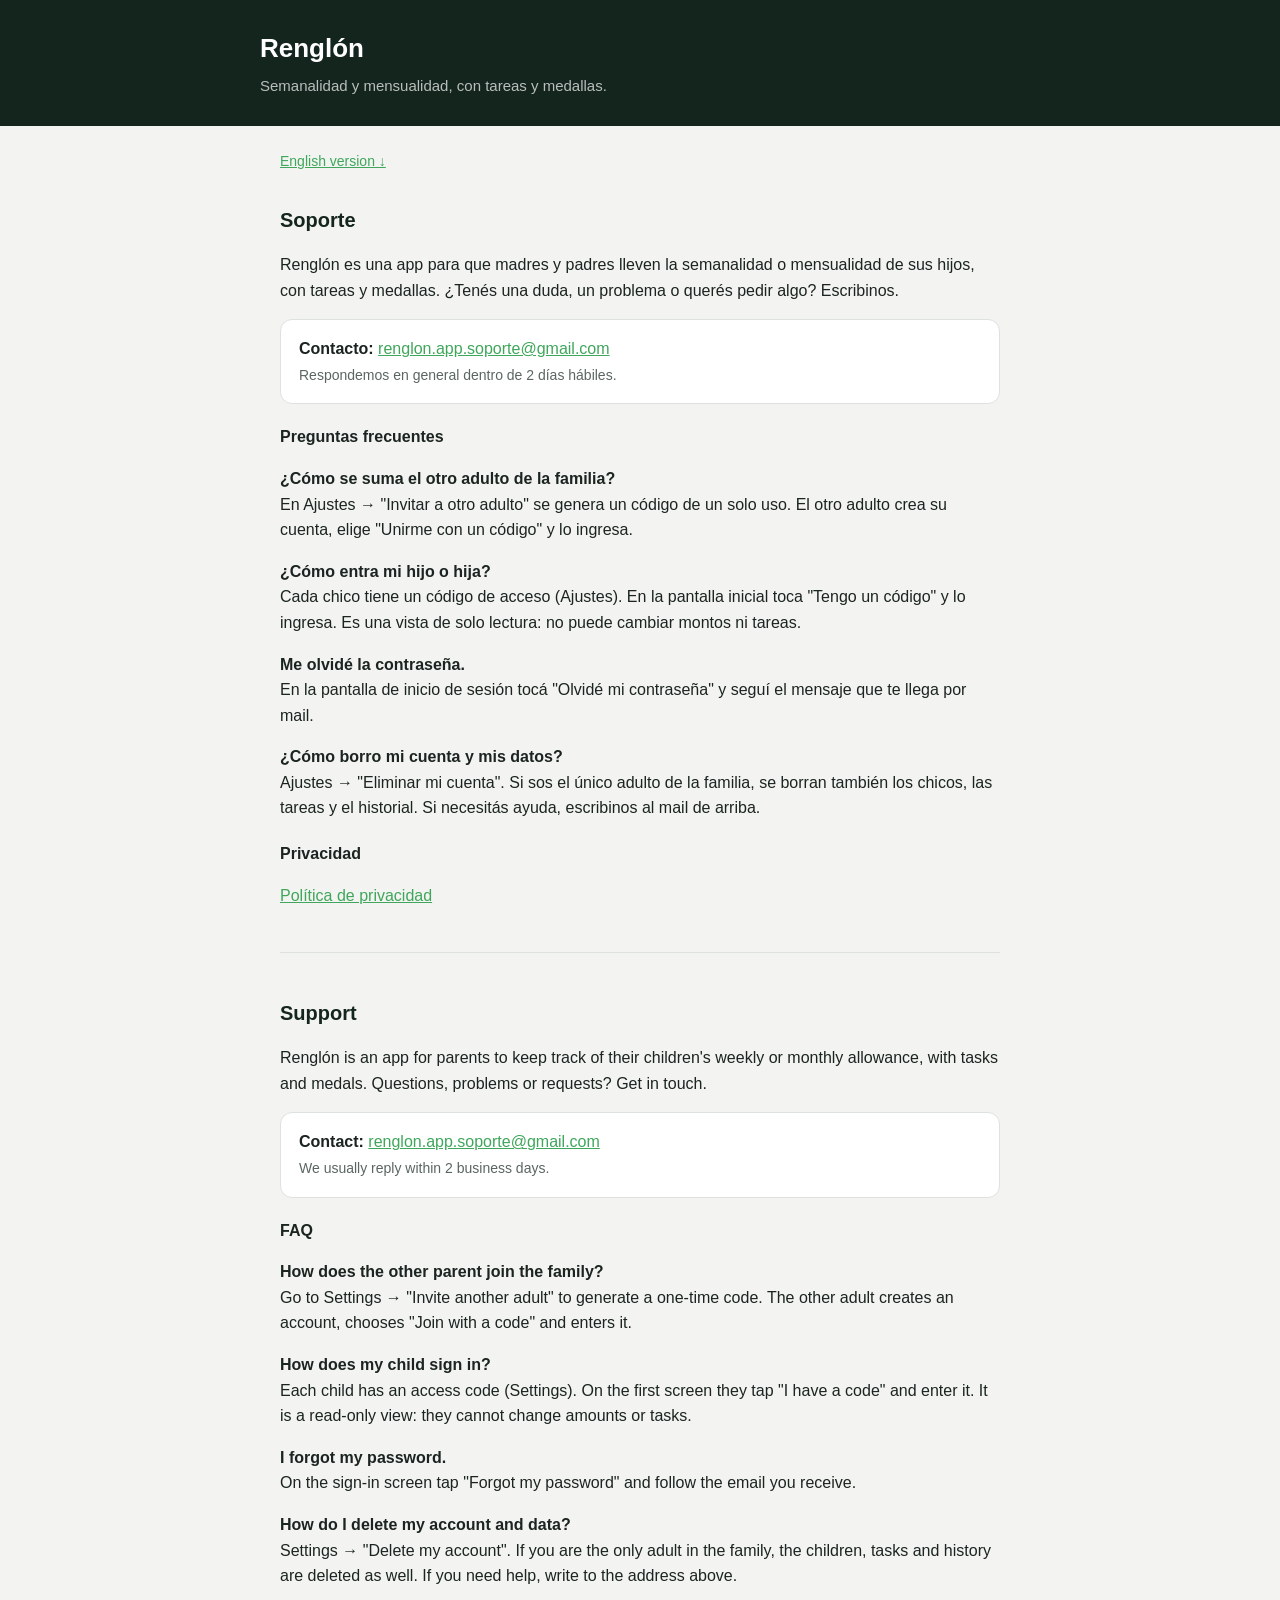
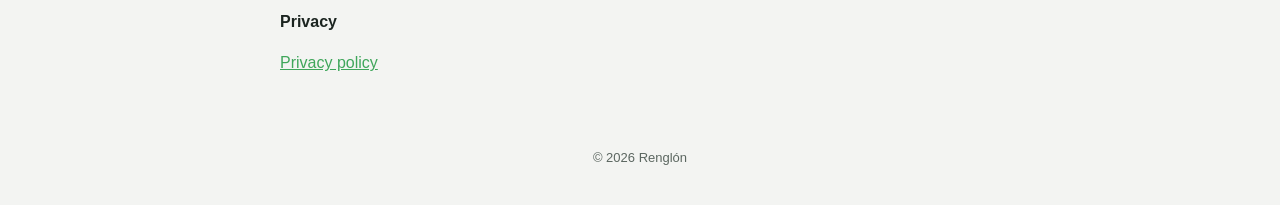
<file: index.html>
<!doctype html>
<html lang="es">
<head>
<meta charset="utf-8">
<meta name="viewport" content="width=device-width, initial-scale=1">
<title>Renglón – Soporte / Support</title>
<link rel="stylesheet" href="style.css">
</head>
<body>
<header><div class="in"><h1>Renglón</h1><p>Semanalidad y mensualidad, con tareas y medallas.</p></div></header>
<main>

<p class="lang"><a href="#en">English version ↓</a></p>

<h2 id="es">Soporte</h2>
<p>Renglón es una app para que madres y padres lleven la semanalidad o mensualidad de sus hijos, con tareas y medallas. ¿Tenés una duda, un problema o querés pedir algo? Escribinos.</p>
<div class="card">
  <strong>Contacto:</strong> <a href="mailto:renglon.app.soporte@gmail.com">renglon.app.soporte@gmail.com</a><br>
  <span class="meta">Respondemos en general dentro de 2 días hábiles.</span>
</div>

<h3>Preguntas frecuentes</h3>
<p><strong>¿Cómo se suma el otro adulto de la familia?</strong><br>En Ajustes → "Invitar a otro adulto" se genera un código de un solo uso. El otro adulto crea su cuenta, elige "Unirme con un código" y lo ingresa.</p>
<p><strong>¿Cómo entra mi hijo o hija?</strong><br>Cada chico tiene un código de acceso (Ajustes). En la pantalla inicial toca "Tengo un código" y lo ingresa. Es una vista de solo lectura: no puede cambiar montos ni tareas.</p>
<p><strong>Me olvidé la contraseña.</strong><br>En la pantalla de inicio de sesión tocá "Olvidé mi contraseña" y seguí el mensaje que te llega por mail.</p>
<p><strong>¿Cómo borro mi cuenta y mis datos?</strong><br>Ajustes → "Eliminar mi cuenta". Si sos el único adulto de la familia, se borran también los chicos, las tareas y el historial. Si necesitás ayuda, escribinos al mail de arriba.</p>

<h3>Privacidad</h3>
<p><a href="privacidad.html">Política de privacidad</a></p>

<hr>

<h2 id="en">Support</h2>
<p>Renglón is an app for parents to keep track of their children's weekly or monthly allowance, with tasks and medals. Questions, problems or requests? Get in touch.</p>
<div class="card">
  <strong>Contact:</strong> <a href="mailto:renglon.app.soporte@gmail.com">renglon.app.soporte@gmail.com</a><br>
  <span class="meta">We usually reply within 2 business days.</span>
</div>

<h3>FAQ</h3>
<p><strong>How does the other parent join the family?</strong><br>Go to Settings → "Invite another adult" to generate a one-time code. The other adult creates an account, chooses "Join with a code" and enters it.</p>
<p><strong>How does my child sign in?</strong><br>Each child has an access code (Settings). On the first screen they tap "I have a code" and enter it. It is a read-only view: they cannot change amounts or tasks.</p>
<p><strong>I forgot my password.</strong><br>On the sign-in screen tap "Forgot my password" and follow the email you receive.</p>
<p><strong>How do I delete my account and data?</strong><br>Settings → "Delete my account". If you are the only adult in the family, the children, tasks and history are deleted as well. If you need help, write to the address above.</p>

<h3>Privacy</h3>
<p><a href="privacidad.html#en">Privacy policy</a></p>

</main>
<footer>© 2026 Renglón</footer>
</body>
</html>
</file>
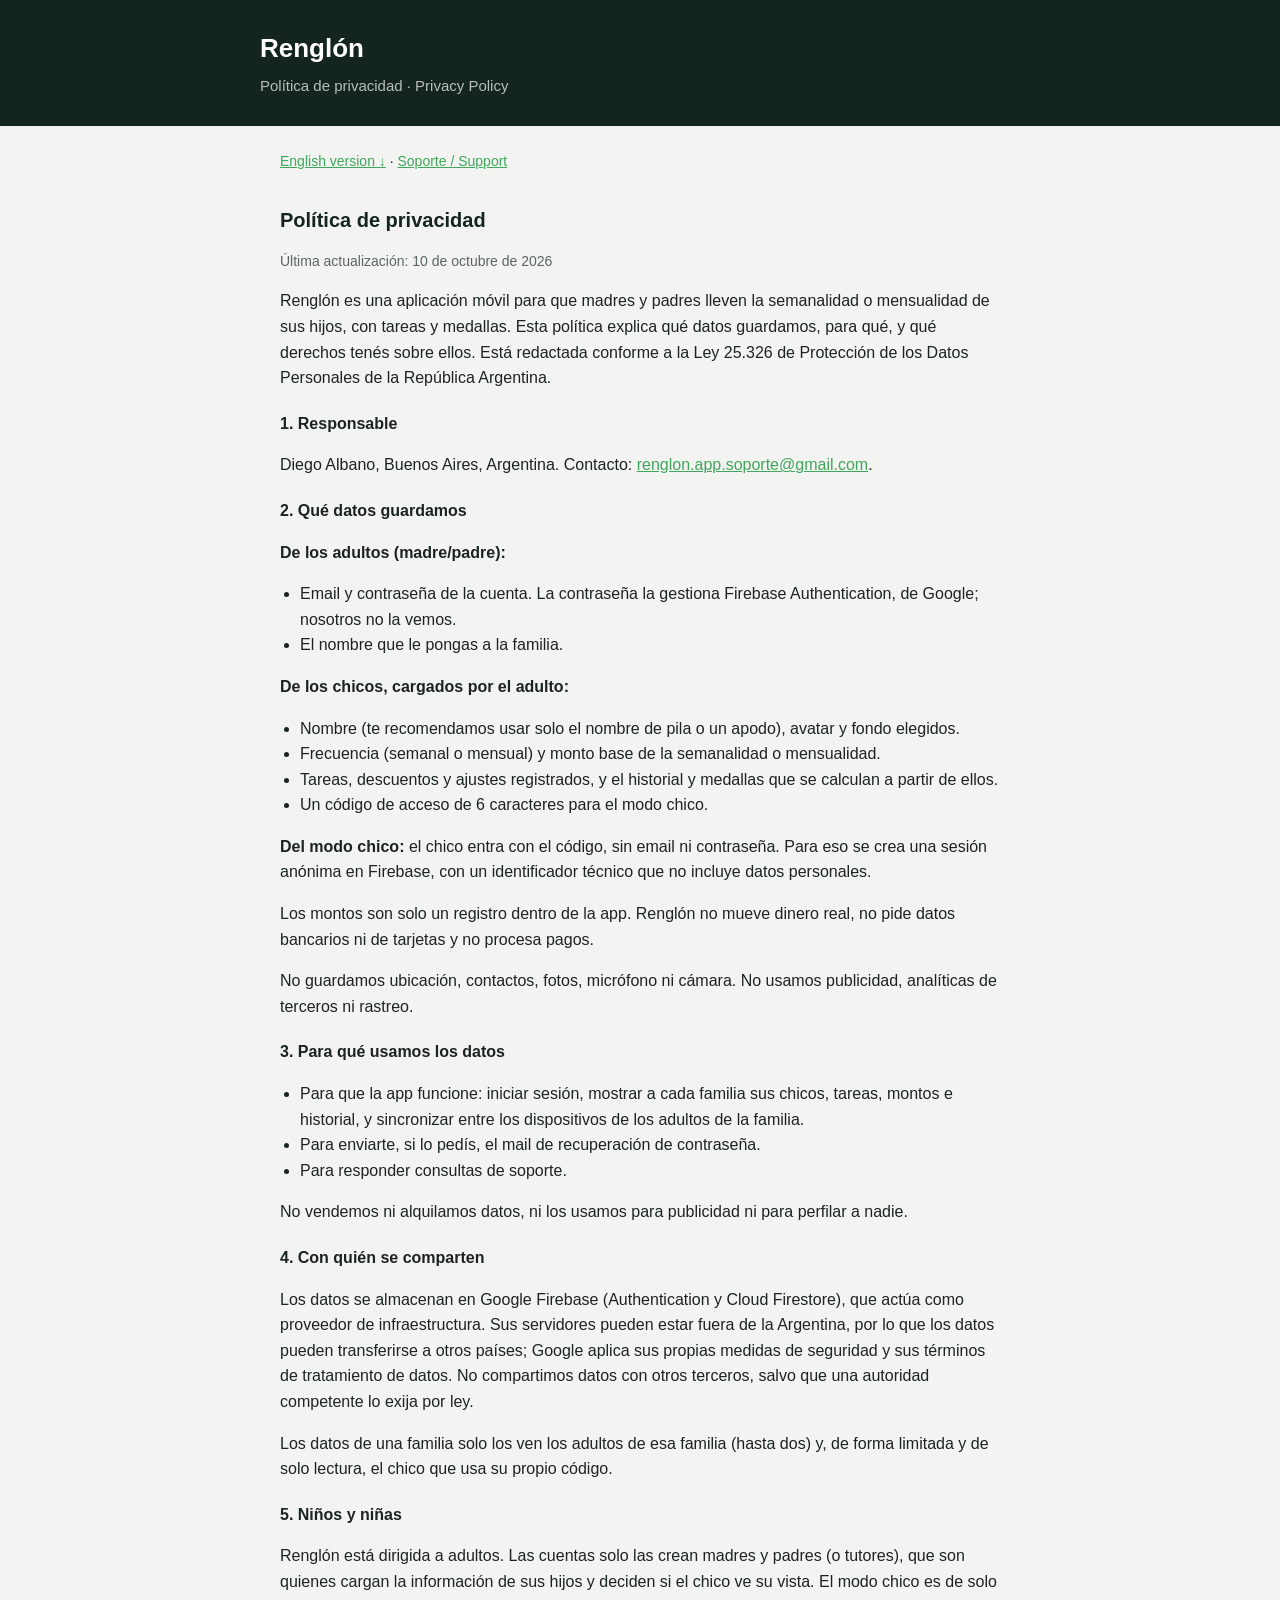
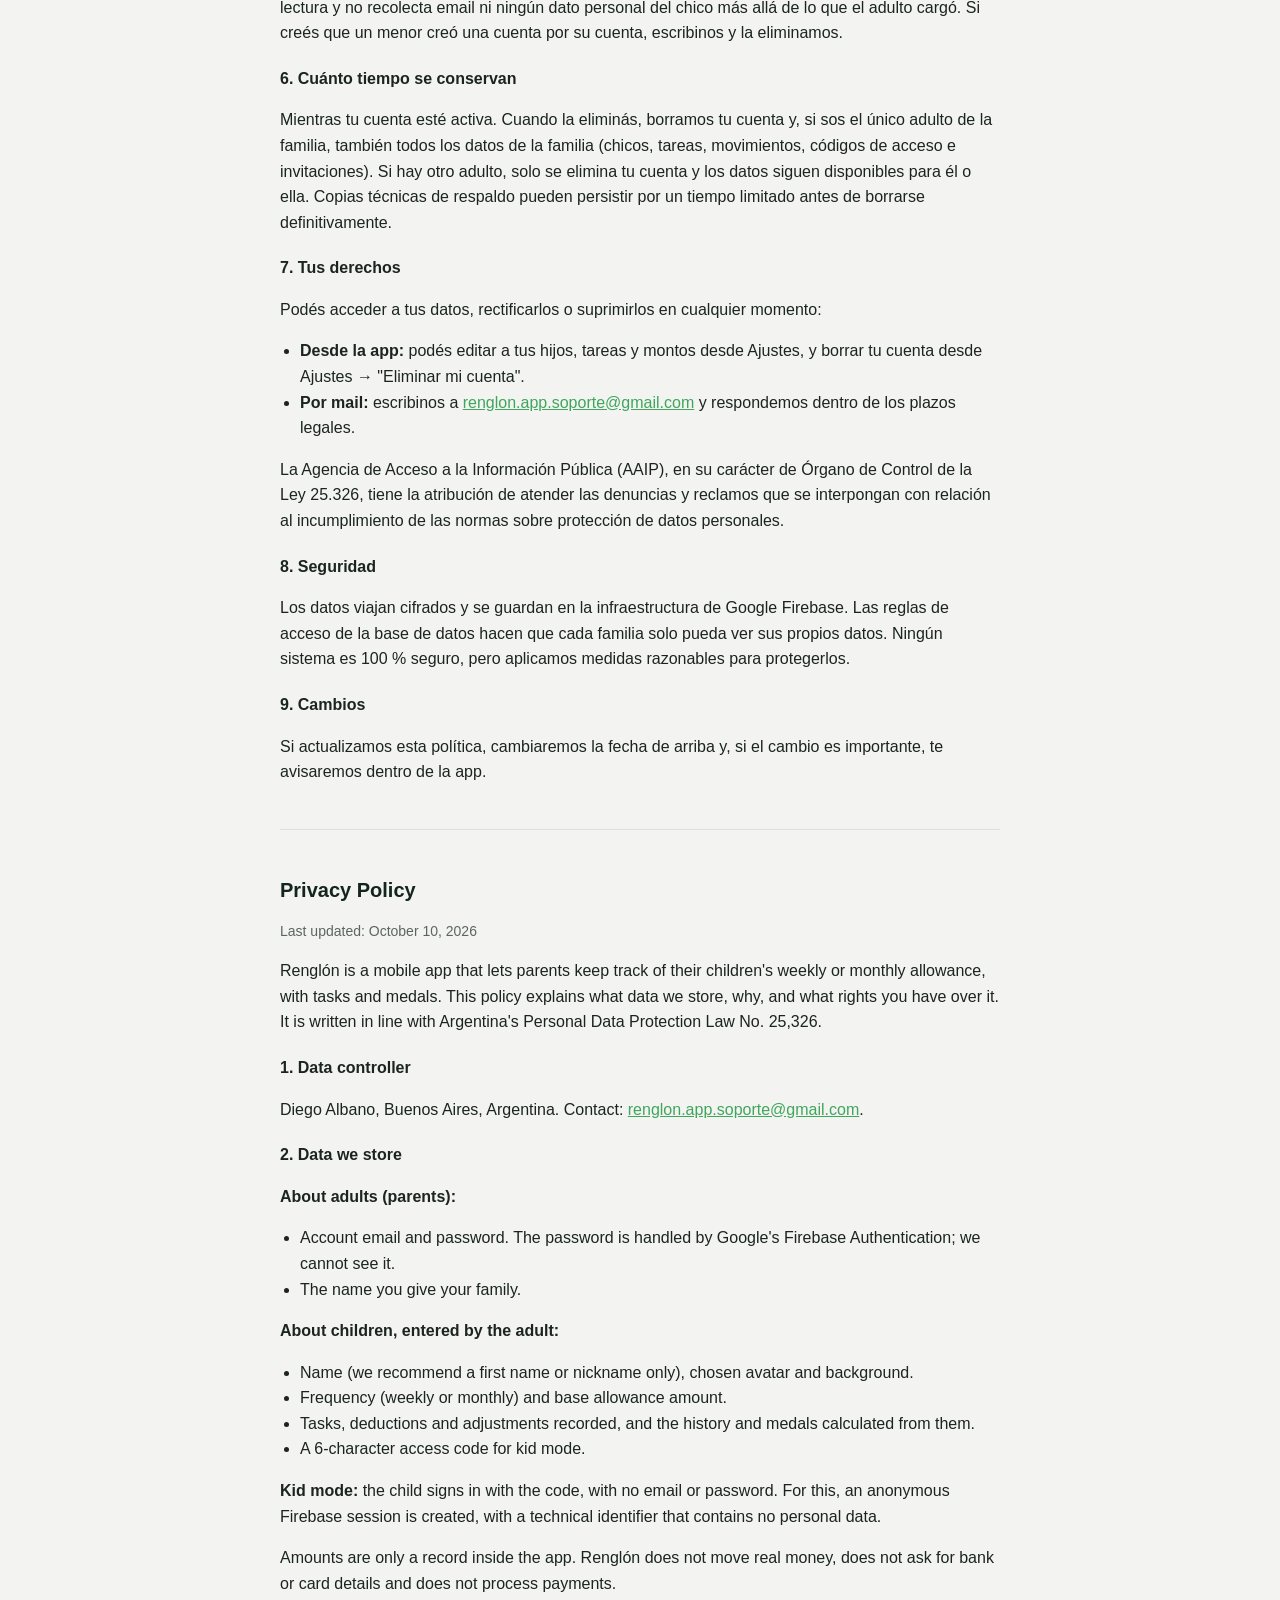
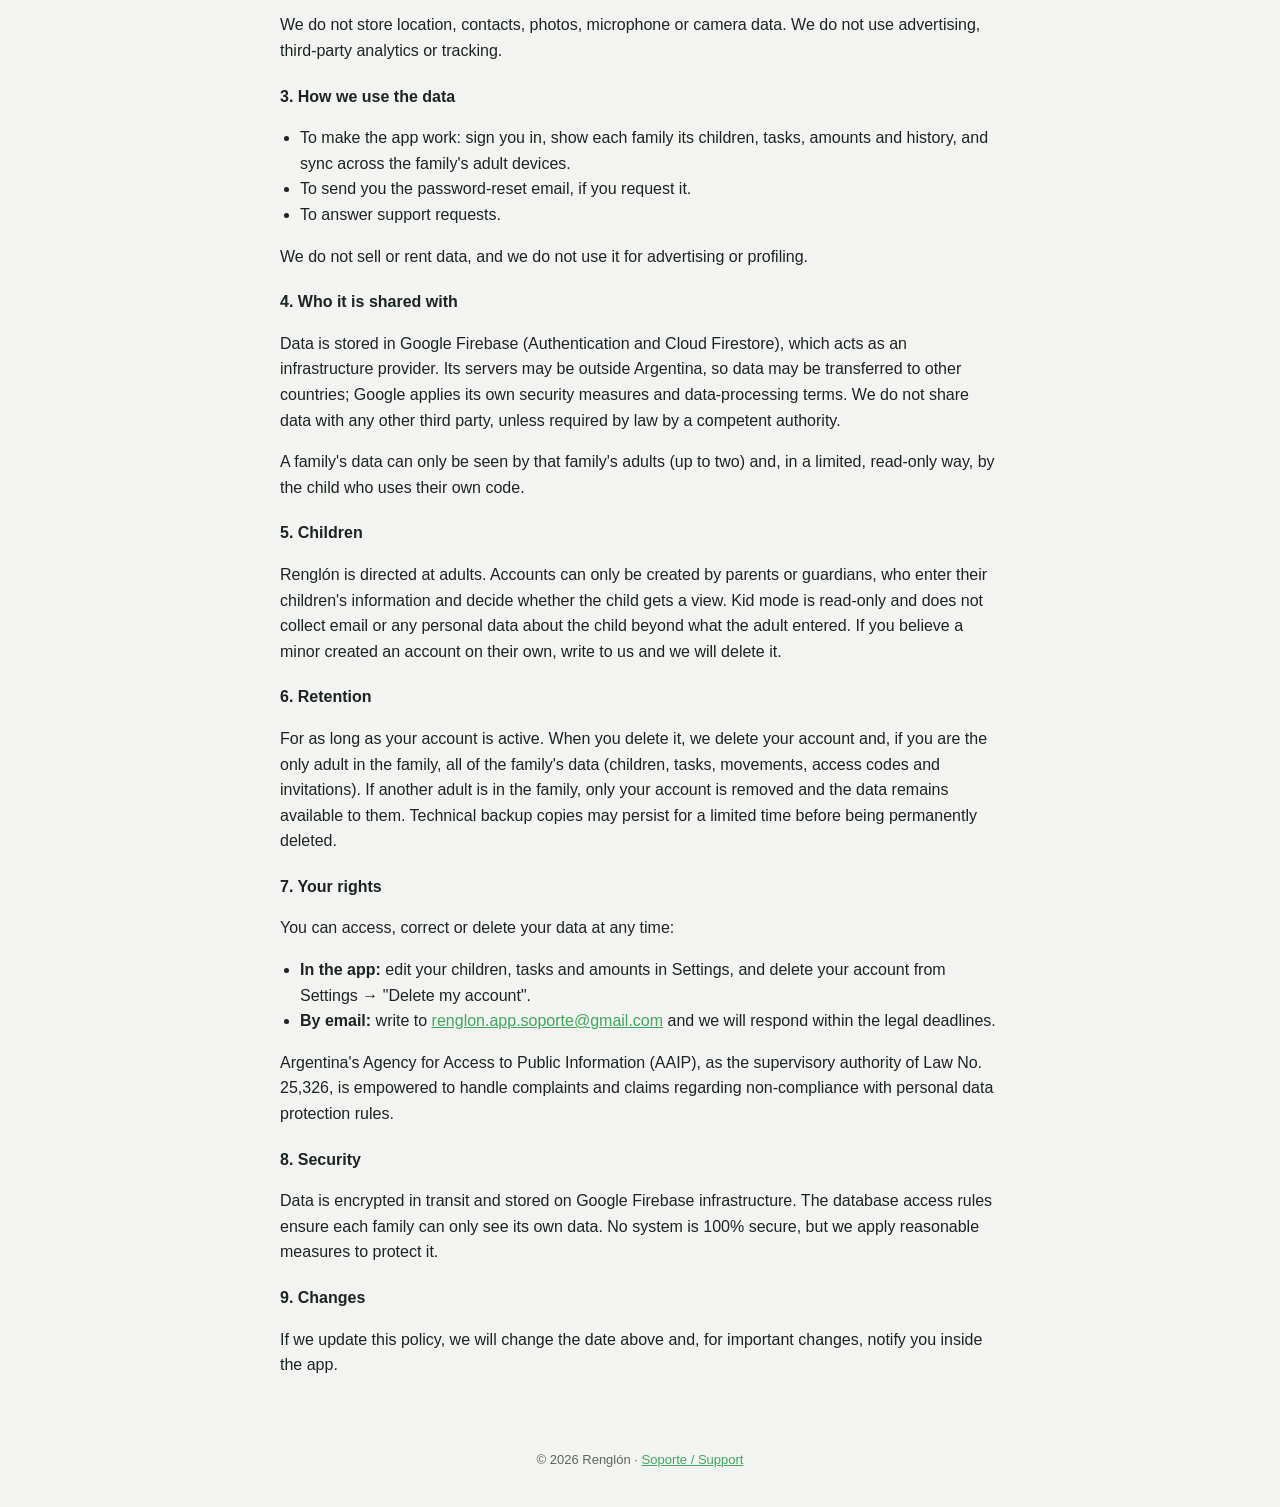
<file: privacidad.html>
<!doctype html>
<html lang="es">
<head>
<meta charset="utf-8">
<meta name="viewport" content="width=device-width, initial-scale=1">
<title>Renglón – Política de privacidad / Privacy Policy</title>
<link rel="stylesheet" href="style.css">
</head>
<body>
<header><div class="in"><h1>Renglón</h1><p>Política de privacidad · Privacy Policy</p></div></header>
<main>

<p class="lang"><a href="#en">English version ↓</a> · <a href="index.html">Soporte / Support</a></p>

<h2 id="es">Política de privacidad</h2>
<p class="meta">Última actualización: 10 de octubre de 2026</p>

<p>Renglón es una aplicación móvil para que madres y padres lleven la semanalidad o mensualidad de sus hijos, con tareas y medallas. Esta política explica qué datos guardamos, para qué, y qué derechos tenés sobre ellos. Está redactada conforme a la Ley 25.326 de Protección de los Datos Personales de la República Argentina.</p>

<h3>1. Responsable</h3>
<p>Diego Albano, Buenos Aires, Argentina. Contacto: <a href="mailto:renglon.app.soporte@gmail.com">renglon.app.soporte@gmail.com</a>.</p>

<h3>2. Qué datos guardamos</h3>
<p><strong>De los adultos (madre/padre):</strong></p>
<ul>
  <li>Email y contraseña de la cuenta. La contraseña la gestiona Firebase Authentication, de Google; nosotros no la vemos.</li>
  <li>El nombre que le pongas a la familia.</li>
</ul>
<p><strong>De los chicos, cargados por el adulto:</strong></p>
<ul>
  <li>Nombre (te recomendamos usar solo el nombre de pila o un apodo), avatar y fondo elegidos.</li>
  <li>Frecuencia (semanal o mensual) y monto base de la semanalidad o mensualidad.</li>
  <li>Tareas, descuentos y ajustes registrados, y el historial y medallas que se calculan a partir de ellos.</li>
  <li>Un código de acceso de 6 caracteres para el modo chico.</li>
</ul>
<p><strong>Del modo chico:</strong> el chico entra con el código, sin email ni contraseña. Para eso se crea una sesión anónima en Firebase, con un identificador técnico que no incluye datos personales.</p>
<p>Los montos son solo un registro dentro de la app. Renglón no mueve dinero real, no pide datos bancarios ni de tarjetas y no procesa pagos.</p>
<p>No guardamos ubicación, contactos, fotos, micrófono ni cámara. No usamos publicidad, analíticas de terceros ni rastreo.</p>

<h3>3. Para qué usamos los datos</h3>
<ul>
  <li>Para que la app funcione: iniciar sesión, mostrar a cada familia sus chicos, tareas, montos e historial, y sincronizar entre los dispositivos de los adultos de la familia.</li>
  <li>Para enviarte, si lo pedís, el mail de recuperación de contraseña.</li>
  <li>Para responder consultas de soporte.</li>
</ul>
<p>No vendemos ni alquilamos datos, ni los usamos para publicidad ni para perfilar a nadie.</p>

<h3>4. Con quién se comparten</h3>
<p>Los datos se almacenan en Google Firebase (Authentication y Cloud Firestore), que actúa como proveedor de infraestructura. Sus servidores pueden estar fuera de la Argentina, por lo que los datos pueden transferirse a otros países; Google aplica sus propias medidas de seguridad y sus términos de tratamiento de datos. No compartimos datos con otros terceros, salvo que una autoridad competente lo exija por ley.</p>
<p>Los datos de una familia solo los ven los adultos de esa familia (hasta dos) y, de forma limitada y de solo lectura, el chico que usa su propio código.</p>

<h3>5. Niños y niñas</h3>
<p>Renglón está dirigida a adultos. Las cuentas solo las crean madres y padres (o tutores), que son quienes cargan la información de sus hijos y deciden si el chico ve su vista. El modo chico es de solo lectura y no recolecta email ni ningún dato personal del chico más allá de lo que el adulto cargó. Si creés que un menor creó una cuenta por su cuenta, escribinos y la eliminamos.</p>

<h3>6. Cuánto tiempo se conservan</h3>
<p>Mientras tu cuenta esté activa. Cuando la eliminás, borramos tu cuenta y, si sos el único adulto de la familia, también todos los datos de la familia (chicos, tareas, movimientos, códigos de acceso e invitaciones). Si hay otro adulto, solo se elimina tu cuenta y los datos siguen disponibles para él o ella. Copias técnicas de respaldo pueden persistir por un tiempo limitado antes de borrarse definitivamente.</p>

<h3>7. Tus derechos</h3>
<p>Podés acceder a tus datos, rectificarlos o suprimirlos en cualquier momento:</p>
<ul>
  <li><strong>Desde la app:</strong> podés editar a tus hijos, tareas y montos desde Ajustes, y borrar tu cuenta desde Ajustes → "Eliminar mi cuenta".</li>
  <li><strong>Por mail:</strong> escribinos a <a href="mailto:renglon.app.soporte@gmail.com">renglon.app.soporte@gmail.com</a> y respondemos dentro de los plazos legales.</li>
</ul>
<p>La Agencia de Acceso a la Información Pública (AAIP), en su carácter de Órgano de Control de la Ley 25.326, tiene la atribución de atender las denuncias y reclamos que se interpongan con relación al incumplimiento de las normas sobre protección de datos personales.</p>

<h3>8. Seguridad</h3>
<p>Los datos viajan cifrados y se guardan en la infraestructura de Google Firebase. Las reglas de acceso de la base de datos hacen que cada familia solo pueda ver sus propios datos. Ningún sistema es 100 % seguro, pero aplicamos medidas razonables para protegerlos.</p>

<h3>9. Cambios</h3>
<p>Si actualizamos esta política, cambiaremos la fecha de arriba y, si el cambio es importante, te avisaremos dentro de la app.</p>

<hr>

<h2 id="en">Privacy Policy</h2>
<p class="meta">Last updated: October 10, 2026</p>

<p>Renglón is a mobile app that lets parents keep track of their children's weekly or monthly allowance, with tasks and medals. This policy explains what data we store, why, and what rights you have over it. It is written in line with Argentina's Personal Data Protection Law No. 25,326.</p>

<h3>1. Data controller</h3>
<p>Diego Albano, Buenos Aires, Argentina. Contact: <a href="mailto:renglon.app.soporte@gmail.com">renglon.app.soporte@gmail.com</a>.</p>

<h3>2. Data we store</h3>
<p><strong>About adults (parents):</strong></p>
<ul>
  <li>Account email and password. The password is handled by Google's Firebase Authentication; we cannot see it.</li>
  <li>The name you give your family.</li>
</ul>
<p><strong>About children, entered by the adult:</strong></p>
<ul>
  <li>Name (we recommend a first name or nickname only), chosen avatar and background.</li>
  <li>Frequency (weekly or monthly) and base allowance amount.</li>
  <li>Tasks, deductions and adjustments recorded, and the history and medals calculated from them.</li>
  <li>A 6-character access code for kid mode.</li>
</ul>
<p><strong>Kid mode:</strong> the child signs in with the code, with no email or password. For this, an anonymous Firebase session is created, with a technical identifier that contains no personal data.</p>
<p>Amounts are only a record inside the app. Renglón does not move real money, does not ask for bank or card details and does not process payments.</p>
<p>We do not store location, contacts, photos, microphone or camera data. We do not use advertising, third-party analytics or tracking.</p>

<h3>3. How we use the data</h3>
<ul>
  <li>To make the app work: sign you in, show each family its children, tasks, amounts and history, and sync across the family's adult devices.</li>
  <li>To send you the password-reset email, if you request it.</li>
  <li>To answer support requests.</li>
</ul>
<p>We do not sell or rent data, and we do not use it for advertising or profiling.</p>

<h3>4. Who it is shared with</h3>
<p>Data is stored in Google Firebase (Authentication and Cloud Firestore), which acts as an infrastructure provider. Its servers may be outside Argentina, so data may be transferred to other countries; Google applies its own security measures and data-processing terms. We do not share data with any other third party, unless required by law by a competent authority.</p>
<p>A family's data can only be seen by that family's adults (up to two) and, in a limited, read-only way, by the child who uses their own code.</p>

<h3>5. Children</h3>
<p>Renglón is directed at adults. Accounts can only be created by parents or guardians, who enter their children's information and decide whether the child gets a view. Kid mode is read-only and does not collect email or any personal data about the child beyond what the adult entered. If you believe a minor created an account on their own, write to us and we will delete it.</p>

<h3>6. Retention</h3>
<p>For as long as your account is active. When you delete it, we delete your account and, if you are the only adult in the family, all of the family's data (children, tasks, movements, access codes and invitations). If another adult is in the family, only your account is removed and the data remains available to them. Technical backup copies may persist for a limited time before being permanently deleted.</p>

<h3>7. Your rights</h3>
<p>You can access, correct or delete your data at any time:</p>
<ul>
  <li><strong>In the app:</strong> edit your children, tasks and amounts in Settings, and delete your account from Settings → "Delete my account".</li>
  <li><strong>By email:</strong> write to <a href="mailto:renglon.app.soporte@gmail.com">renglon.app.soporte@gmail.com</a> and we will respond within the legal deadlines.</li>
</ul>
<p>Argentina's Agency for Access to Public Information (AAIP), as the supervisory authority of Law No. 25,326, is empowered to handle complaints and claims regarding non-compliance with personal data protection rules.</p>

<h3>8. Security</h3>
<p>Data is encrypted in transit and stored on Google Firebase infrastructure. The database access rules ensure each family can only see its own data. No system is 100% secure, but we apply reasonable measures to protect it.</p>

<h3>9. Changes</h3>
<p>If we update this policy, we will change the date above and, for important changes, notify you inside the app.</p>

</main>
<footer>© 2026 Renglón · <a href="index.html">Soporte / Support</a></footer>
</body>
</html>
</file>
<file: style.css>
:root { --verde-oscuro:#14251E; --verde:#3FA65B; --fondo:#F3F4F2; --texto:#1B2420; --suave:#5B6660; --borde:#DDE2DE; }
* { box-sizing: border-box; }
body { margin:0; background:var(--fondo); color:var(--texto); font-family:-apple-system,BlinkMacSystemFont,"Segoe UI",Roboto,Helvetica,Arial,sans-serif; line-height:1.6; }
header { background:var(--verde-oscuro); color:#fff; padding:28px 20px; }
header .in, main { max-width:760px; margin:0 auto; }
header h1 { margin:0; font-size:26px; }
header p { margin:4px 0 0; color:rgba(255,255,255,.7); font-size:15px; }
main { padding:24px 20px 56px; }
h2 { color:var(--verde-oscuro); font-size:20px; margin:32px 0 8px; }
h3 { font-size:16px; margin:20px 0 4px; }
a { color:var(--verde); }
.lang { margin:0 0 8px; font-size:14px; }
.card { background:#fff; border:1px solid var(--borde); border-radius:12px; padding:16px 18px; margin:12px 0; }
.meta { color:var(--suave); font-size:14px; }
ul { padding-left:20px; }
footer { text-align:center; color:var(--suave); font-size:13px; padding:0 20px 36px; }
hr { border:none; border-top:1px solid var(--borde); margin:44px 0; }
</file>
